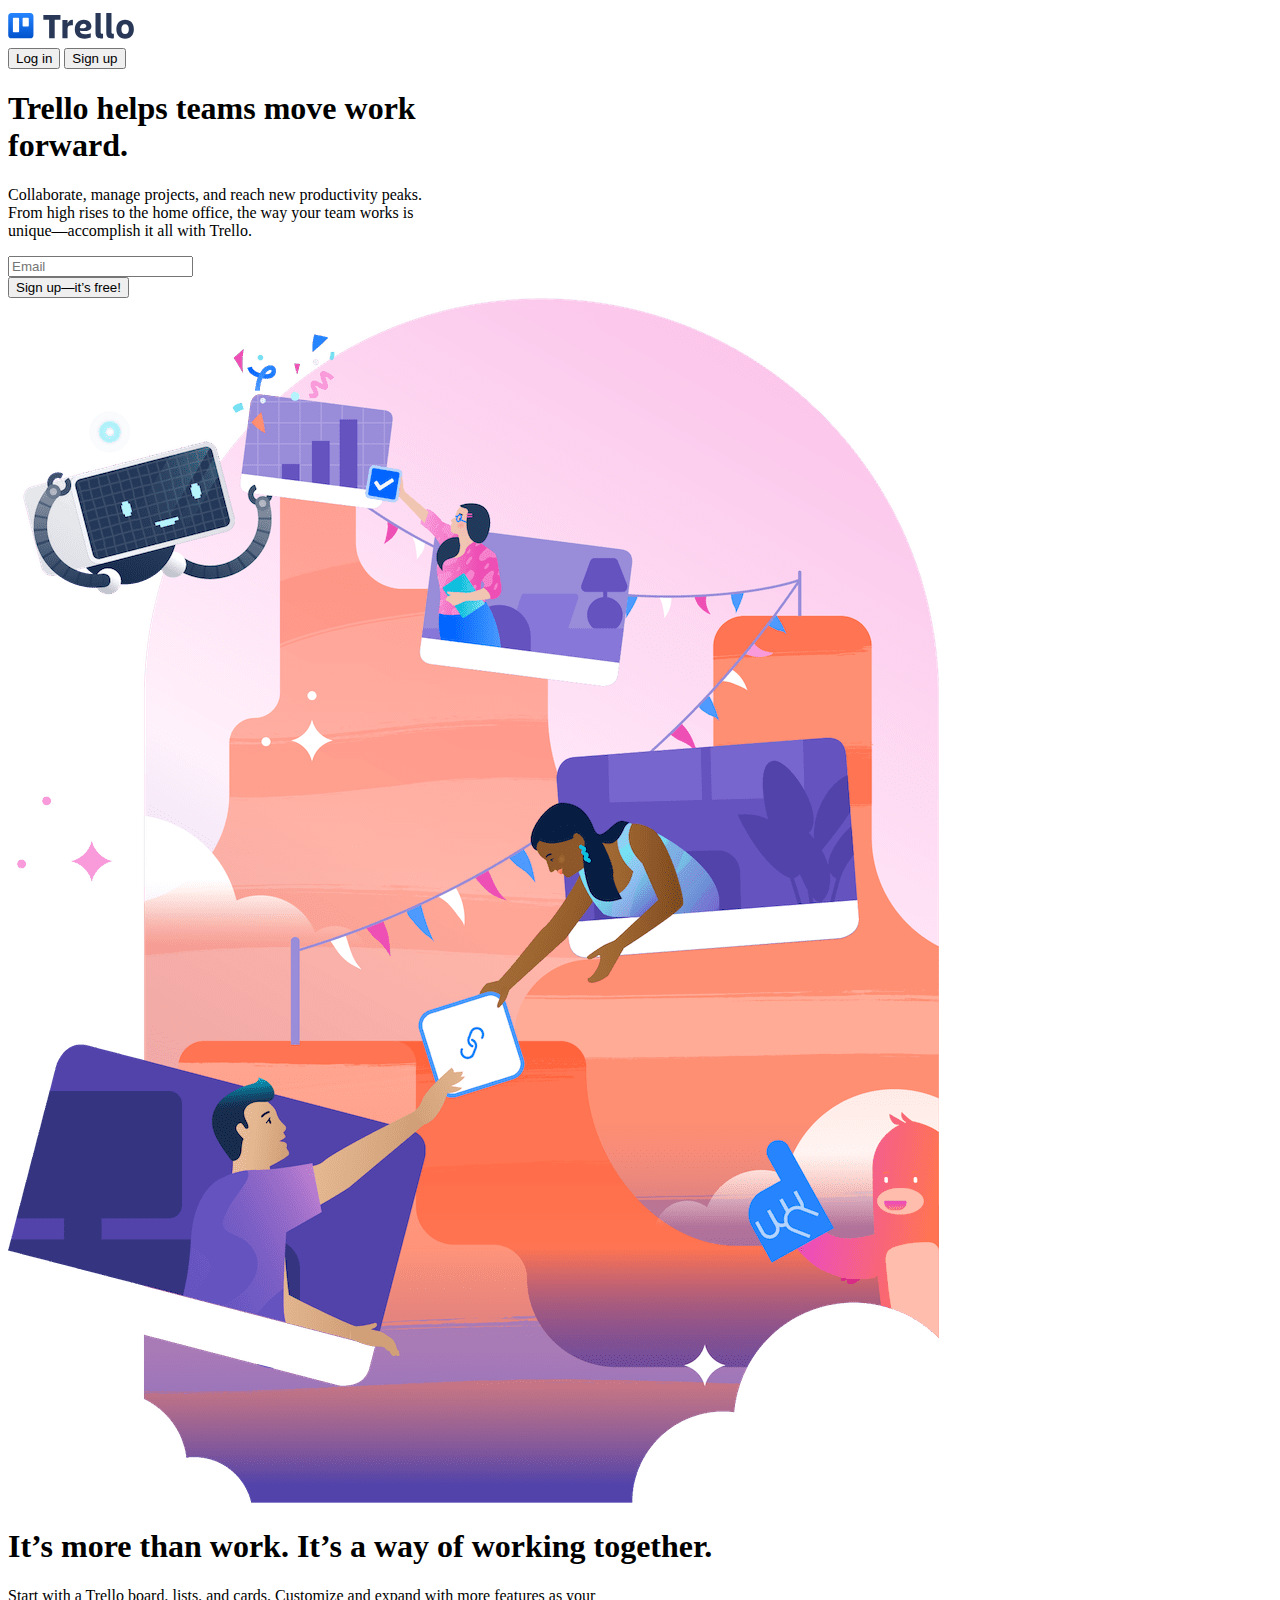
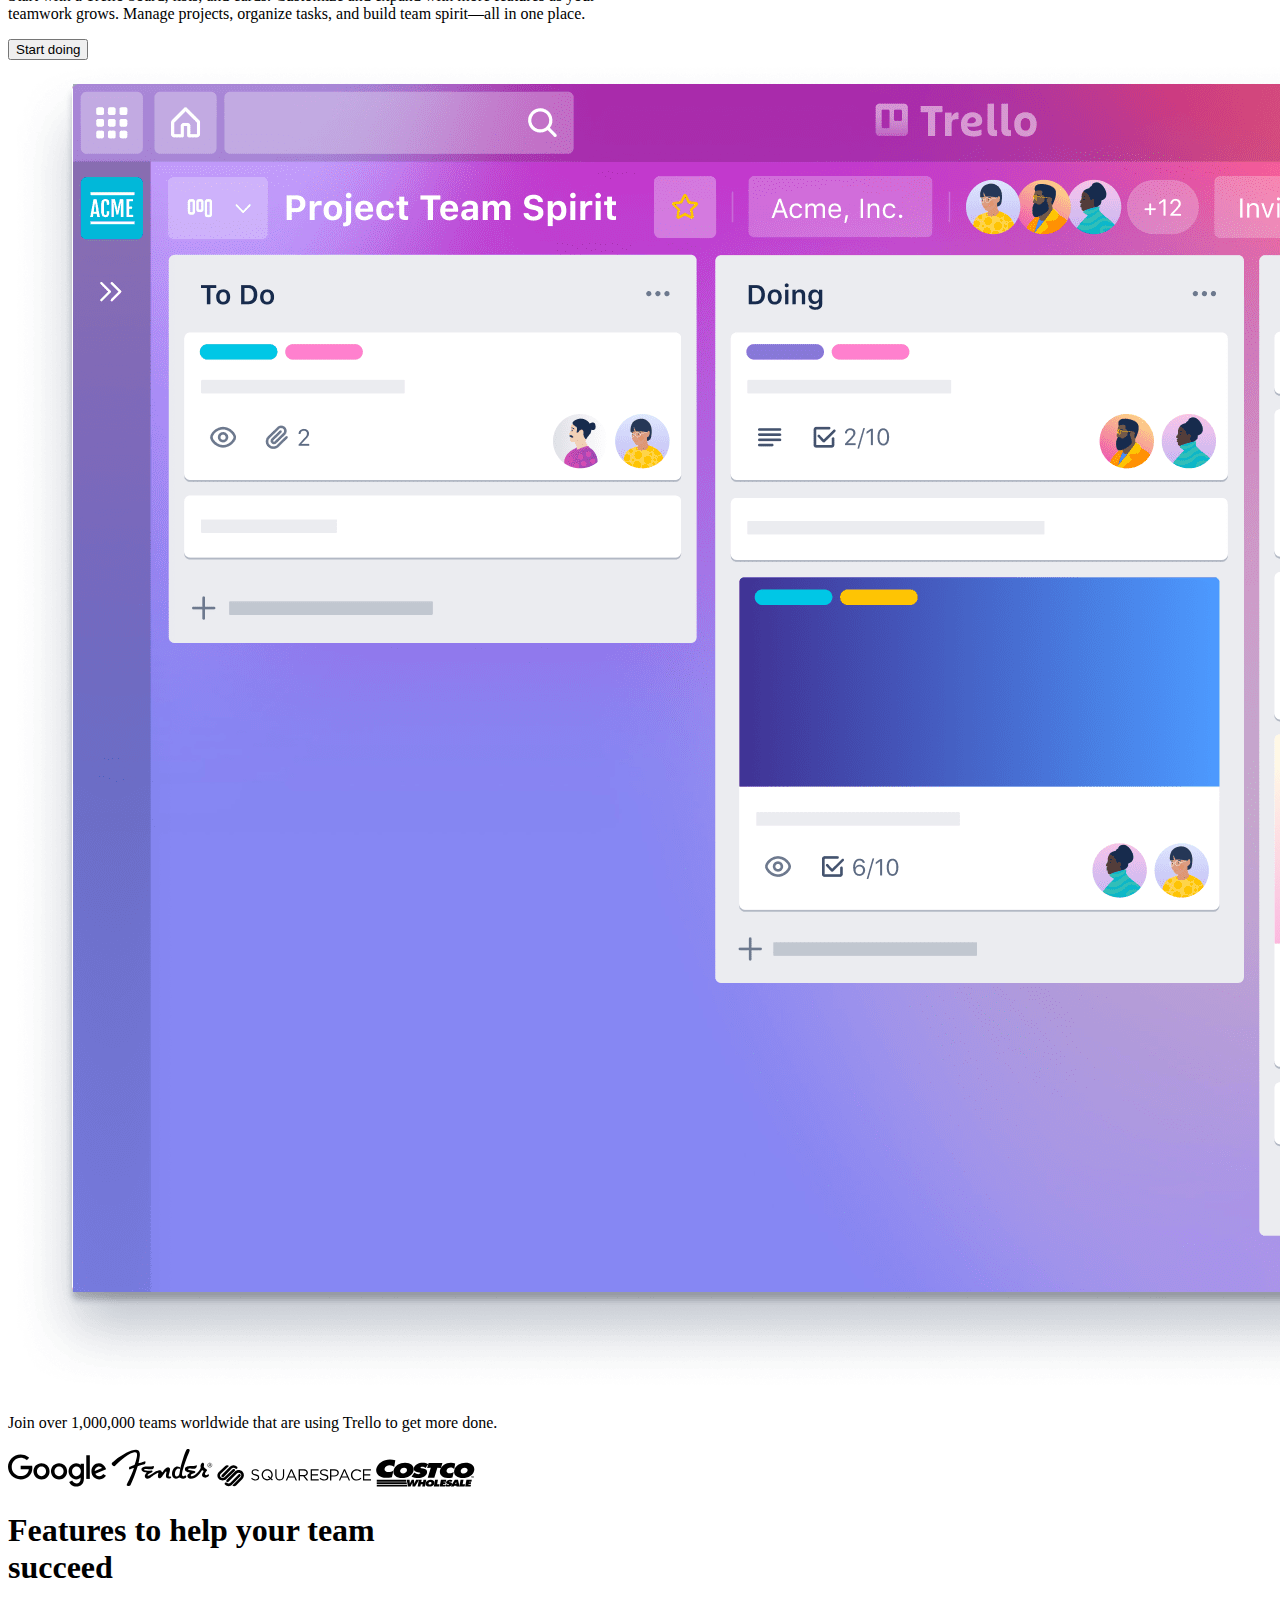
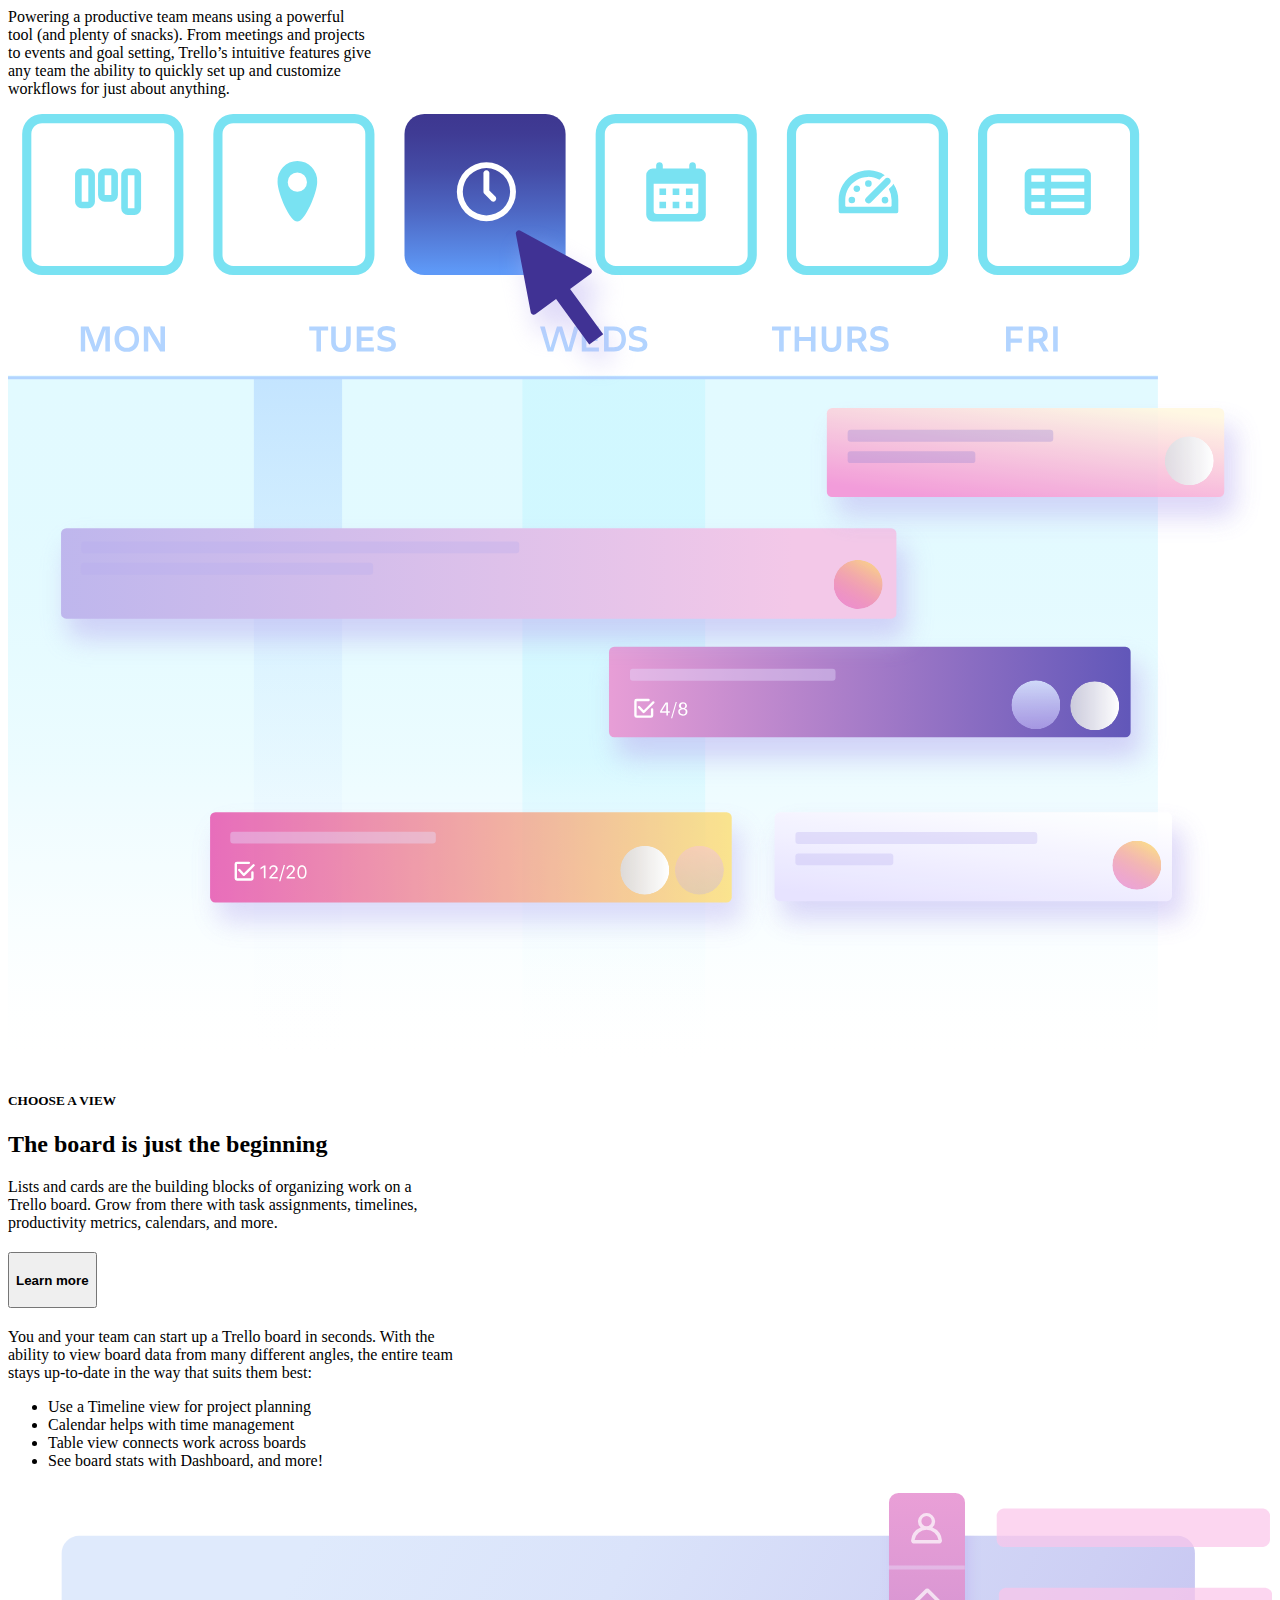
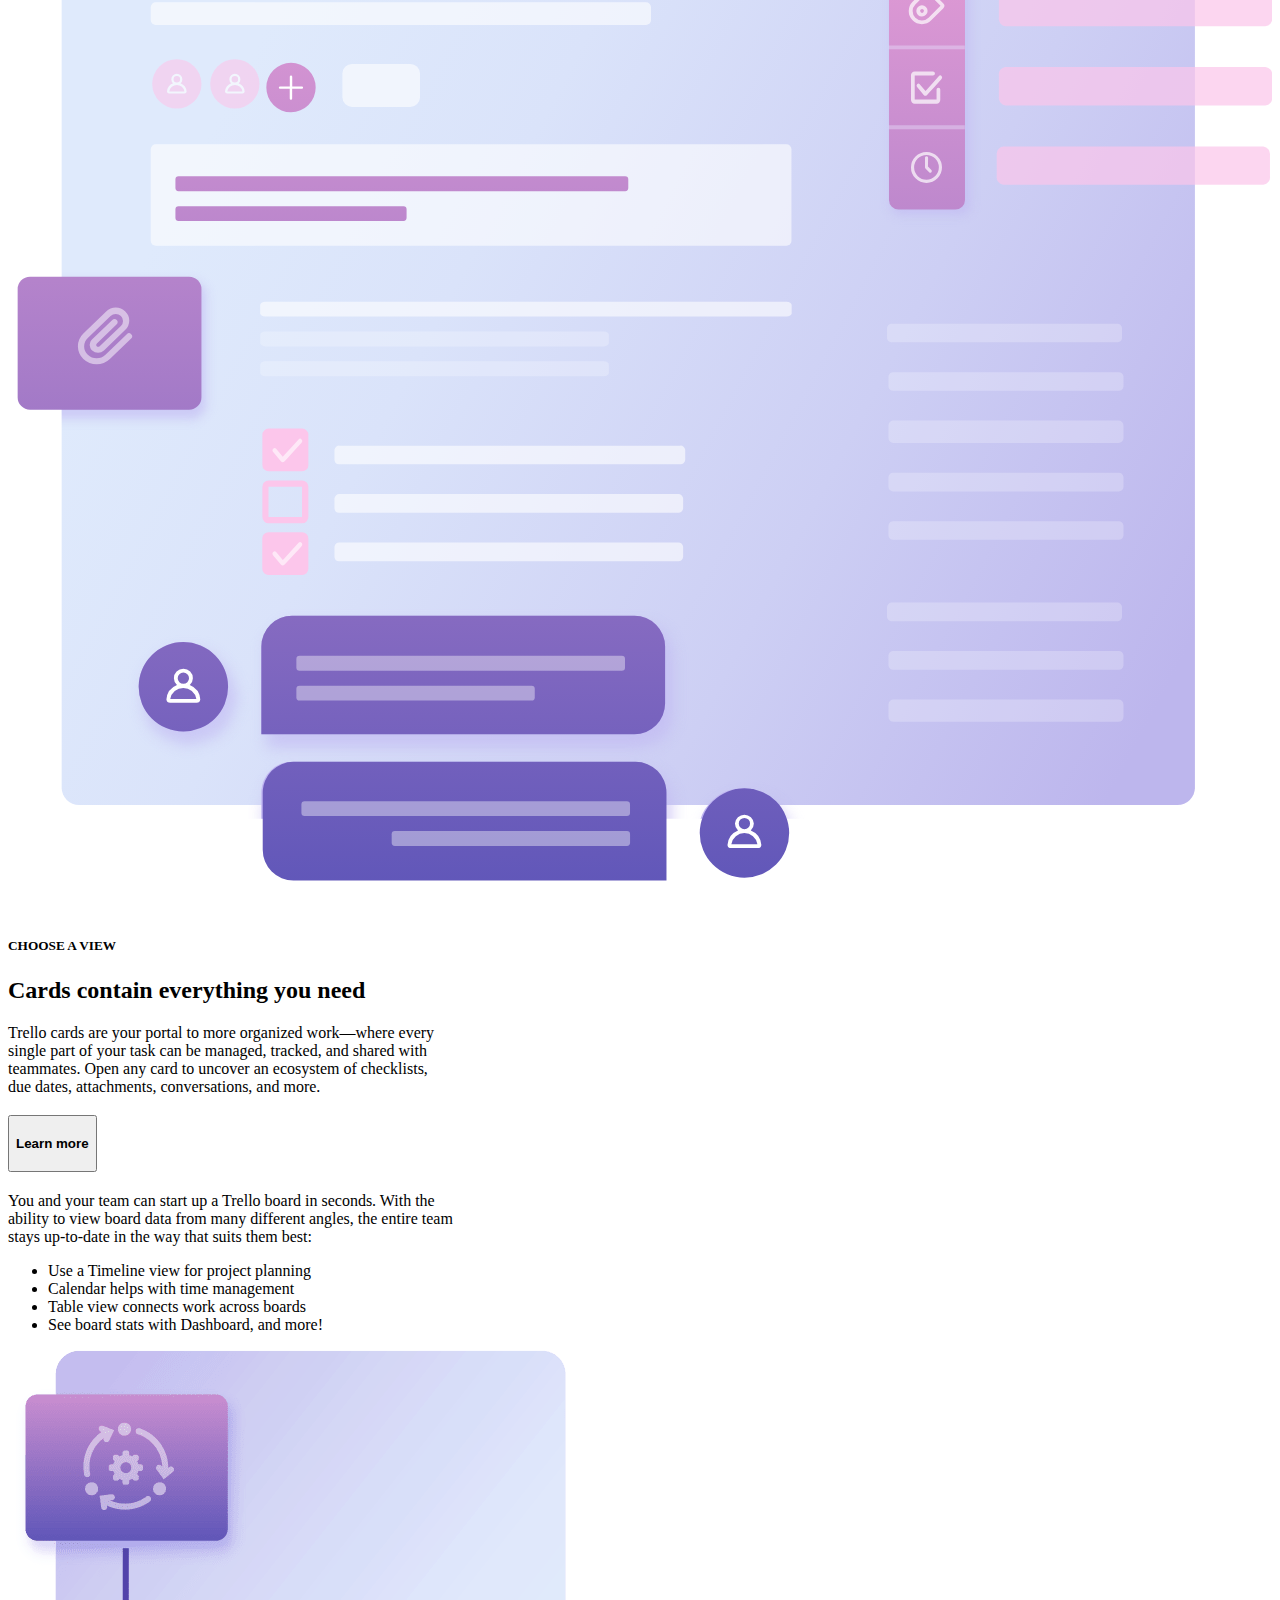
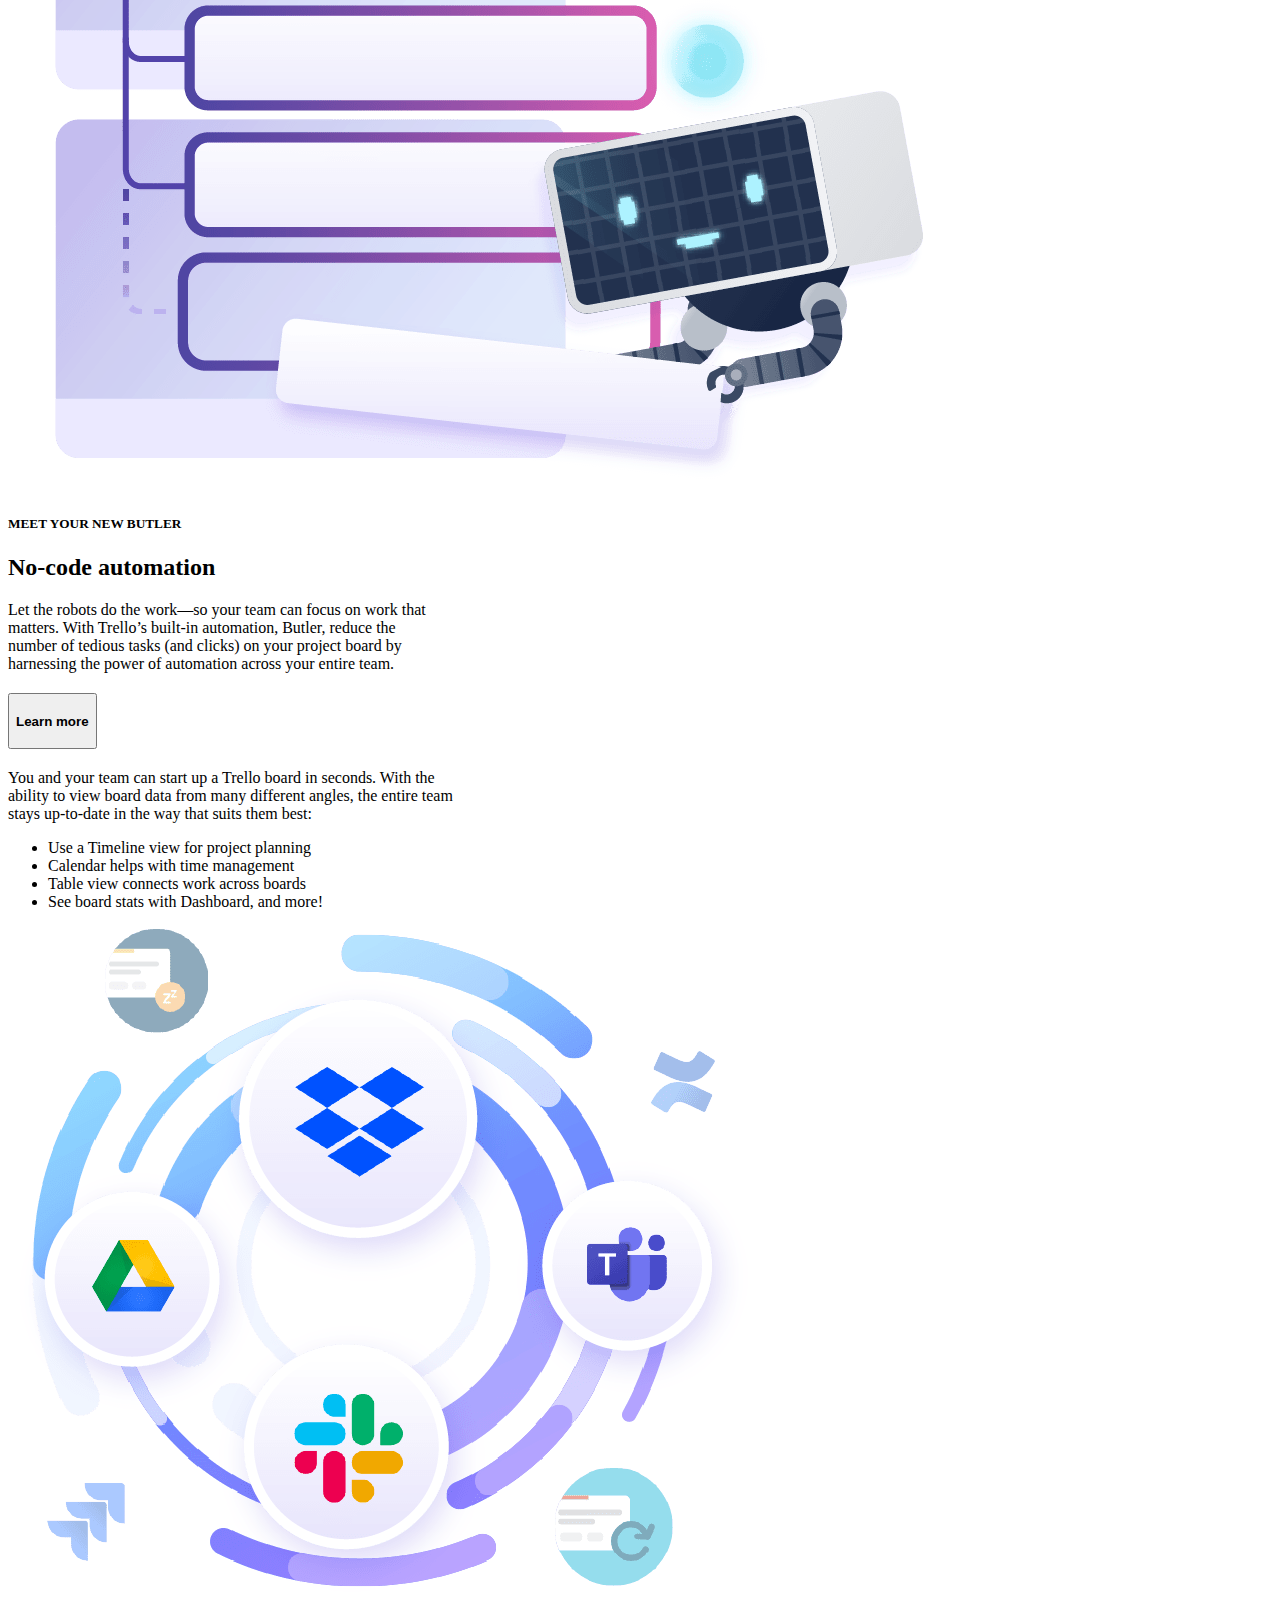
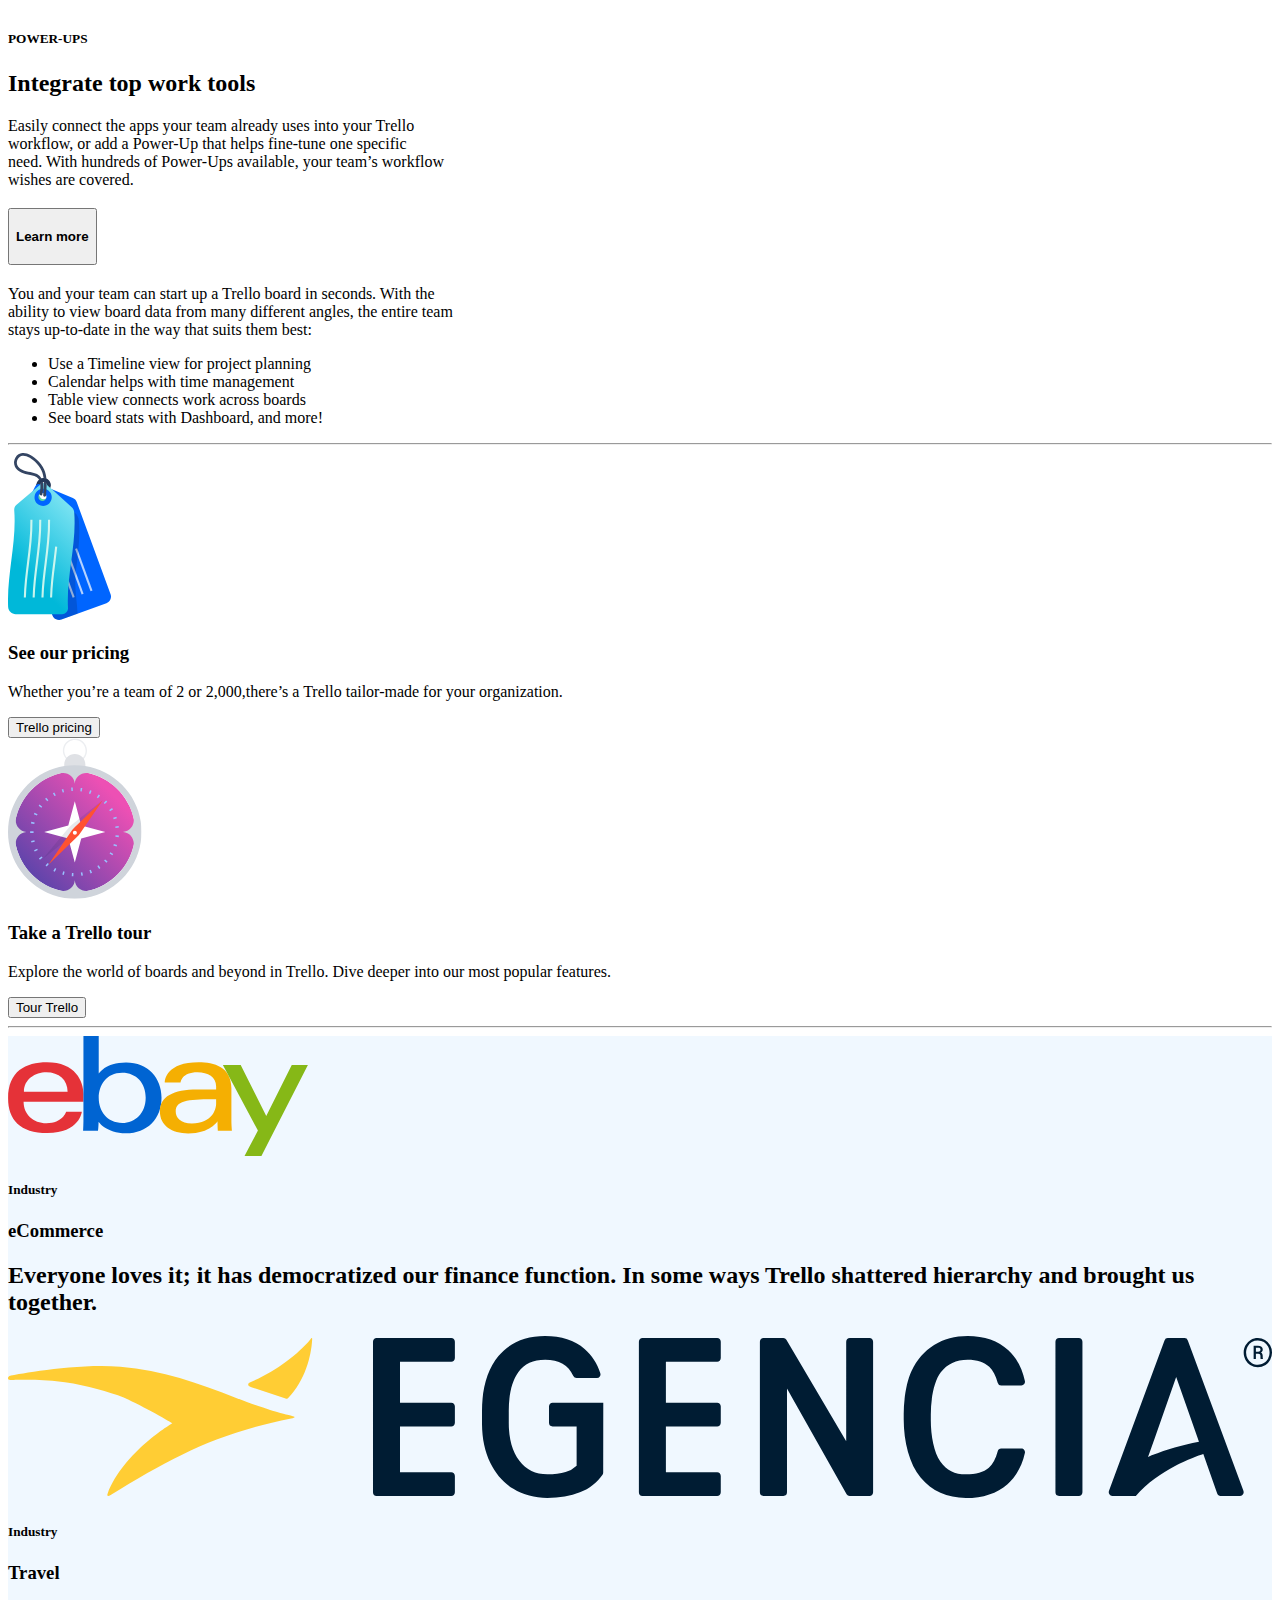
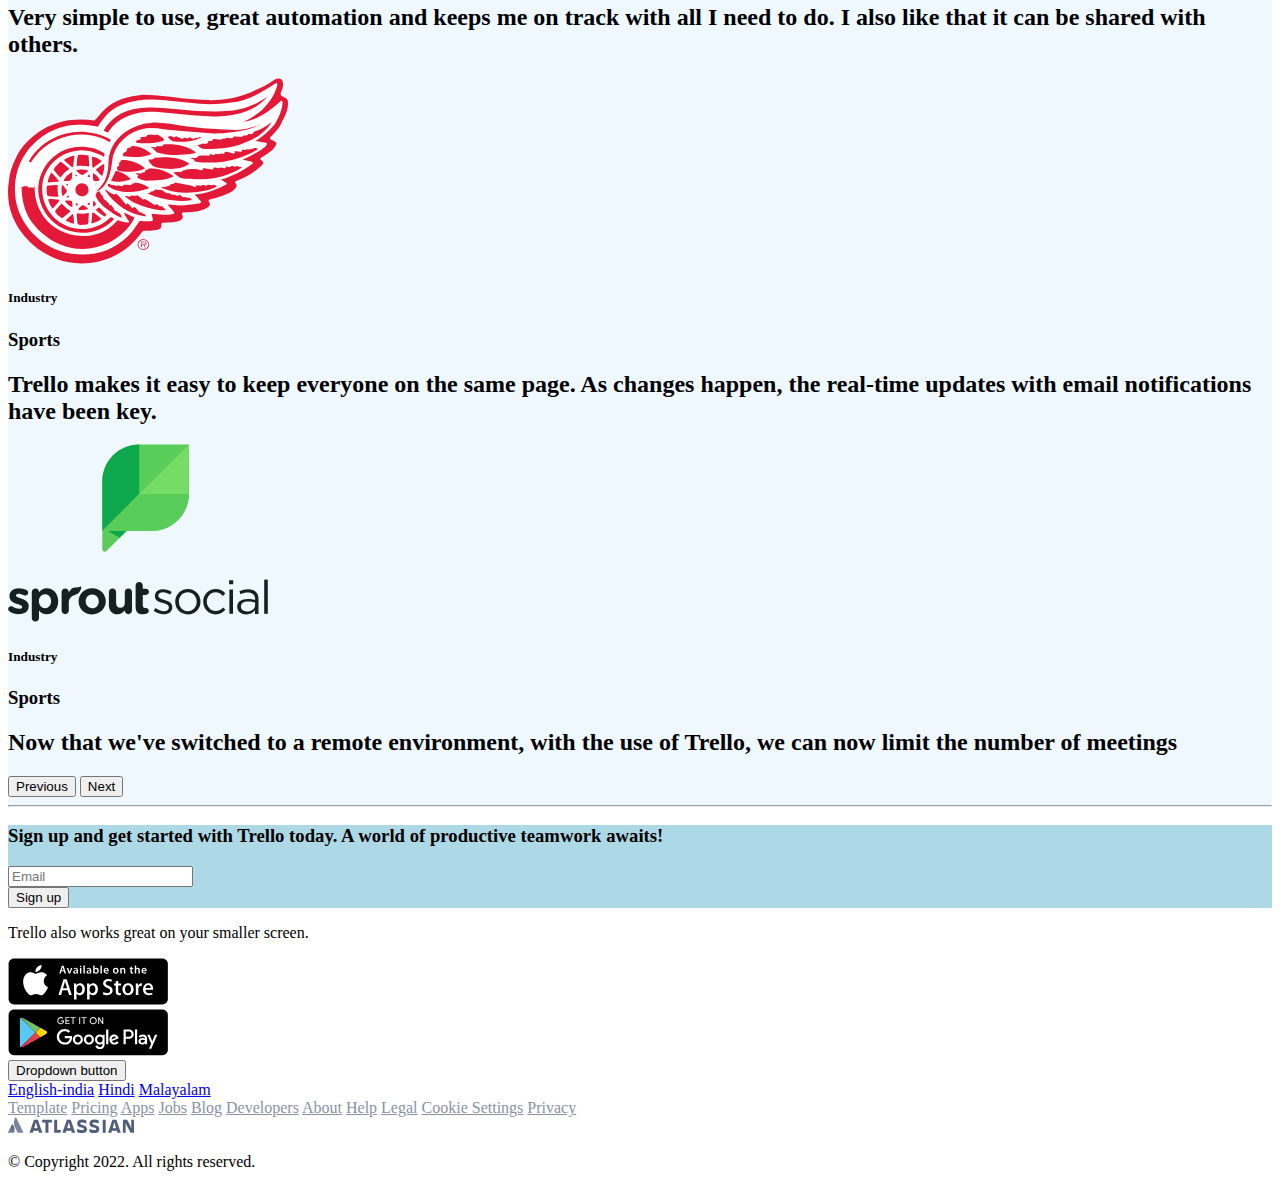
<file: index.html>
<!doctype html>
<html lang="en">

<head>
    <!-- Required meta tags -->
    <meta charset="utf-8">
    <meta name="viewport" content="width=device-width, initial-scale=1">

    <!-- Bootstrap CSS -->
    <link href="https://cdn.jsdelivr.net/npm/bootstrap@5.1.3/dist/css/bootstrap.min.css" rel="stylesheet"
        integrity="sha384-1BmE4kWBq78iYhFldvKuhfTAU6auU8tT94WrHftjDbrCEXSU1oBoqyl2QvZ6jIW3" crossorigin="anonymous">
    <link rel="stylesheet" href="./css/style.css">

    <title>Trello</title>
</head>

<body>

    <body>

        <header class="header">
            <div class="container-fluid" style="position: fixe">
                <div class="row">
                    <div class="col">
                        <nav class="navbar navbar-light bg-light">
                            <div class="container-fluid">
                                <a class="navbar-brand"><img src="./image/trellolo.svg" alt="logo"></a>
                                <form>
                                    <button type="button" style="text-decoration: none;" class="btn btn-link ubutton">Log in</button>
                                        <button type="button" class="btn btn-primary fw-bold">Sign up</button>
                                </form>
                            </div>
                        </nav>
                    </div>
                </div>
            </div>
        </header>

        <section>
            <div class="container pb-5">
                <div class="row p-5">
                    <div class="col-md-7 my-auto">
                        <h1>Trello helps teams move work <br>forward.</h1>
                        <p class="fs-5 pb-4">Collaborate, manage projects, and reach new productivity peaks.<br> From
                            high
                            rises
                            to the home office, the way your team works is<br> unique—accomplish it all with Trello.</p>
                        <form class="d-flex">
<!-- block element while changing screen size -->
                            <div class="d-none d-md-block col-md-8 me-2">
                                <input name="email" class="form-control" type="email" placeholder="Email">
                            </div>

                            <div class="col-md-5 my-auto">
                                <input class="btn btn-primary" type="submit" value="Sign up—it’s free!">
                            </div>
                        </form>
                    </div>
                    <div class="d-none d-md-block col-md-5 mt-5">
                        <img class="img-fluid w-75" src="./image/hero.png" alt="image1">
                    </div>
                </div>

            </div>
        </section>

        <section>
            <div class="container">
                <div class="row p-5">
                    <div>
                        <h1 class="text-center fs-2">It’s more than work. It’s a way of working together.</h1>
                        <p class="text-center fs-5">Start with a Trello board, lists, and cards. Customize and expand
                            with
                            more features as your <br> teamwork grows. Manage projects, organize tasks, and build team
                            spirit—all in one place.</p>
                        <button type="button" class="btn btn-outline-primary d-block mx-auto fs-5">Start doing <i
                                class="fa-solid fa-arrow-right-long"></i></button>
                    </div>
                </div>
        </section>

        <section class="mt-5 mb-5 ms-5 me-5">
            <div class="container">
                <div class="row">
                    <div class="">
                        <img class="img-fluid" src="./image/board.png" alt="Tello main">
                        <p class="text-center fs-5 md-6">Join over 1,000,000 teams worldwide that are using Trello to
                            get
                            more done.</p>
                        <div class="img-responsive d-flex justify-content-center">
                            <img src="./image/googlesvg.svg" alt="google logo">
                            <img src="./image/fendersvg.svg" alt="fender logo">
                            <img src="./image/squarespace.svg" alt="squarespace">
                            <img src="./image/costco.svg" alt="costco">
                        </div>
                    </div>
                </div>
            </div>
        </section>
        <section class="mt-5 mb-5">
            <div class="container">
                <div class="row">
                    <div class="col-md-6 ms-5 mt-5">
                        <h1 class="fs-2">Features to help your team<br> succeed</h1>
                        <p class="fs-5">Powering a productive team means using a powerful<br> tool (and plenty of
                            snacks).
                            From meetings and projects<br> to events and goal setting, Trello’s intuitive features
                            give<br>
                            any team the ability to quickly set up and customize<br> workflows for just about anything.
                        </p>
                    </div>
                </div>
            </div>
        </section>

        <section class="accordion">
            <div class="container">
                <div class="row d-flex justify-content-around pt-5">
                    <div class="col-md-5">
                        <img class="img-fluid w-100" src="./image/view.svg" alt="">
                    </div>
                    <div class="col-md-6">
                        <h5 class="fs-6">CHOOSE A VIEW</h5>
                        <h2 class="fs-2">The board is just the beginning</h2>
                        <p class="fs-5">Lists and cards are the building blocks of organizing work on a<br> Trello
                            board.
                            Grow from there with task assignments, timelines,<br> productivity metrics, calendars, and
                            more.
                        </p>
                        <div class="accordion accordion-flush" id="accordionFlushExample">
                            <div class="accordion-item">
                                <h2 class="accordion-header" id="flush-headingOne">
                                    <button class="accordion-button collapsed" type="button" data-bs-toggle="collapse"
                                        data-bs-target="#flush-collapseOne" aria-expanded="false"
                                        aria-controls="flush-collapseOne">
                                        <h4>Learn more</h4>
                                    </button>
                                </h2>
                                <div id="flush-collapseOne" class="accordion-collapse collapse"
                                    aria-labelledby="flush-headingOne" data-bs-parent="#accordionFlushExample">
                                    <div class="accordion-body">
                                        <p class="">You and your team can start up a Trello board in seconds. With
                                            the<br>
                                            ability to view board data from many different angles, the entire team<br>
                                            stays
                                            up-to-date in the way that suits them best:</p>
                                        <ul>
                                            <li>Use a Timeline view for project planning</li>
                                            <li>Calendar helps with time management</li>
                                            <li>Table view connects work across boards</li>
                                            <li>See board stats with Dashboard, and more!</li>
                                        </ul>
                                    </div>
                                </div>
                            </div>
                        </div>
                    </div>
                </div>
            </div>
        </section>

        <section class="accordion">
            <div class="container">
                <div class="row justify-content-around pt-5 ">
                    <div class="col-md-5 order-md-2">
                        <img class="img-fluid w-100" src="./image/card-back.svg" alt="">
                    </div>
                    <div class="col-md-6 order-md-1">  
                        <h5 class="fs-6">CHOOSE A VIEW</h5>
                        <h2 class="fs-2">Cards contain everything you need</h2>
                        <p class="fs-5">Trello cards are your portal to more organized work—where every<br> single part
                            of
                            your task can be managed, tracked, and shared with<br> teammates. Open any card to uncover
                            an
                            ecosystem of checklists,<br> due dates, attachments, conversations, and more.
                        </p>
                        <div class="accordion accordion-flush" id="accordionFlushExample">
                            <div class="accordion-item">
                                <h2 class="accordion-header" id="flush-headingTwo">
                                    <button class="accordion-button collapsed" type="button" data-bs-toggle="collapse"
                                        data-bs-target="#flush-collapseTwo" aria-expanded="false"
                                        aria-controls="flush-collapseTwo">
                                        <h4>Learn more</h4>
                                    </button>
                                </h2>
                                <div id="flush-collapseTwo" class="accordion-collapse collapse"
                                    aria-labelledby="flush-headingTwo" data-bs-parent="#accordionFlushExample">
                                    <div class="accordion-body">
                                        <p class="">You and your team can start up a Trello board in seconds. With
                                            the<br>
                                            ability to view board data from many different angles, the entire team<br>
                                            stays
                                            up-to-date in the way that suits them best:</p>
                                        <ul>
                                            <li>Use a Timeline view for project planning</li>
                                            <li>Calendar helps with time management</li>
                                            <li>Table view connects work across boards</li>
                                            <li>See board stats with Dashboard, and more!</li>
                                        </ul>
                                    </div>
                                </div>
                            </div>
                        </div>
                    </div>
                    
                </div>
            </div>
        </section>
        <section class="accordion">
            <div class="container">
                <div class="row d-flex justify-content-around pt-5">
                    <div class="col-md-5">
                        <img class="img-fluid w-75" src="./image/robort.png" alt="">
                    </div>
                    <div class="col-md-6">
                        <h5 class="fs-6">MEET YOUR NEW BUTLER</h5>
                        <h2 class="fs-2">No-code automation</h2>
                        <p class="fs-5">Let the robots do the work—so your team can focus on work that<br> matters. With
                            Trello’s built-in automation, Butler, reduce the<br> number of tedious tasks (and clicks) on
                            your project board by<br> harnessing the power of automation across your entire team.
                        </p>
                        <div class="accordion accordion-flush">
                            <div class="accordion-item">
                                <h2 class="accordion-header" id="flush-headingThree">
                                    <button class="accordion-button collapsed" type="button" data-bs-toggle="collapse"
                                        data-bs-target="#flush-collapseThree">
                                        <h4>Learn more</h4>
                                    </button>
                                </h2>
                                <div id="flush-collapseThree" class="accordion-collapse collapse"
                                    aria-labelledby="flush-headingThree" data-bs-parent="#accordionFlushExample">
                                    <div class="accordion-body">
                                        <p class="">You and your team can start up a Trello board in seconds. With
                                            the<br>
                                            ability to view board data from many different angles, the entire team<br>
                                            stays
                                            up-to-date in the way that suits them best:</p>
                                        <ul>
                                            <li>Use a Timeline view for project planning</li>
                                            <li>Calendar helps with time management</li>
                                            <li>Table view connects work across boards</li>
                                            <li>See board stats with Dashboard, and more!</li>
                                        </ul>
                                    </div>
                                </div>
                            </div>
                        </div>
                    </div>
                </div>
            </div>
        </section>

        <section class="accordion">
            <div class="container">
                <div class="row justify-content-around pt-5">
                    <div class="col-md-5 order-md-2">
                        <img class="img-fluid w-100" src="./image/power-ups.png" alt="power-ups img">
                    </div>
                    <div class="col-md-6 order-md-1">
                        <h5 class="fs-6">POWER-UPS</h5>
                        <h2 class="fs-2">Integrate top work tools</h2>
                        <p class="fs-5">Easily connect the apps your team already uses into your Trello<br> workflow, or
                            add
                            a Power-Up that helps fine-tune one specific<br> need. With hundreds of Power-Ups available,
                            your team’s workflow<br> wishes are covered.
                        </p>
                        <div class="accordion accordion-flush" id="accordionFlushExample">
                            <div class="accordion-item">
                                <h2 class="accordion-header" id="flush-headingFour">
                                    <button class="accordion-button collapsed" type="button" data-bs-toggle="collapse"
                                        data-bs-target="#flush-collapseFour" aria-expanded="false"
                                        aria-controls="flush-collapseFour">
                                        <h4>Learn more</h4>
                                    </button>
                                </h2>
                                <div id="flush-collapseFour" class="accordion-collapse collapse"
                                    aria-labelledby="flush-headingFour" data-bs-parent="#accordionFlushExample">
                                    <div class="accordion-body">
                                        <p class="">You and your team can start up a Trello board in seconds. With
                                            the<br>
                                            ability to view board data from many different angles, the entire team<br>
                                            stays
                                            up-to-date in the way that suits them best:</p>
                                        <ul>
                                            <li>Use a Timeline view for project planning</li>
                                            <li>Calendar helps with time management</li>
                                            <li>Table view connects work across boards</li>
                                            <li>See board stats with Dashboard, and more!</li>
                                        </ul>
                                    </div>
                                </div>
                            </div>
                        </div>
                    </div>
                    
                </div>
            </div>
        </section>

        <section class="my-5">
            <div class="container">
                <div class="row">
                    <hr class="hr">
                    <div class="col-md-6 d-flex">
                        <div class="col-md-4 ps-5">
                            <img class="img-fluid" id="img1" src="./image/tag.svg" alt="tag">
                        </div>
                        <div class="col-md-8">
                            <h3>See our pricing</h3>
                            <p class="fs-5">Whether you’re a team of 2 or 2,000,there’s a Trello tailor-made for your
                                organization.</p>
                            <button type="button" class="btn btn-outline-primary">Trello pricing</button>
                        </div>
                    </div>

                    <div class="col-md-6 d-flex">
                        <div class="col-md-4 ps-5">
                            <img class="img-fluid" id="img2" src="./image/compass.svg" alt="compass">
                        </div>
                        <div class="col-md-8">
                            <h3>Take a Trello tour</h3>
                            <p class="fs-5">Explore the world of boards and beyond in Trello. Dive deeper into our most
                                popular features.</p>
                            <button type="button" class="btn btn-outline-primary">Tour Trello</button>
                        </div>
                    </div>
                </div>
                <hr class="hr">
        </section>
        <section class="carousel-section p-5" style="background-color: aliceblue;">
            <div class="carousel">
                <div id="carouselExampleControls" class="carousel slide" data-bs-ride="carousel">
                    <div class="carousel-inner">
                        <div class="carousel-item active">
                            <div class="container">
                                <div class="row">
                                    <div class="col-md-3">
                                        <img src="./image/ebay.svg" id="img1" class="d-block w-50 mb-5" alt="img1">
                                        <h5>Industry</h5>
                                        <h3>eCommerce</h3>
                                    </div>
                                    <div class="col-md-9">
                                        <h2> Everyone loves it; it has democratized our finance function. In some
                                            ways
                                            Trello shattered hierarchy and brought us together. </h2>
                                    </div>
                                </div>
                            </div>
                        </div>
                        <div class="carousel-item">
                            <div class="container">
                                <div class="row">
                                    <div class="col-md-3">
                                        <img src="./image/egencia.svg" id="img1" class="d-block w-50 mb-5" alt="img2">
                                        <h5>Industry</h5>
                                        <h3>Travel</h3>
                                    </div>
                                    <div class="col-md-9">
                                        <h2> Very simple to use, great automation and keeps me on track with all I
                                            need to
                                            do. I also like that it can be shared with others. </h2>
                                    </div>
                                </div>
                            </div>
                        </div>
                        <div class="carousel-item">
                            <div class="container">
                                <div class="row">
                                    <div class="col-md-3">
                                            <img src="./image/detroit-red-wings.svg" id="img1" class="d-block w-25 mb-5" alt="img2">
                                        <h5>Industry</h5>
                                        <h3>Sports</h3>
                                    </div>
                                    <div class="col-md-9">
                                        <h2> Trello makes it easy to keep everyone on the same page. As changes
                                            happen, the real-time updates with email notifications have been key.
                                        </h2>
                                    </div>
                                </div>
                            </div>
                        </div>

                        <div class="carousel-item">
                            <div class="container">
                                <div class="row">
                                    <div class="col-md-3">
                                        <img src="./image/sprout-social.svg" id="img1" class="d-block w-50 mb-5" alt="img2">
                                        <h5>Industry</h5>
                                        <h3>Sports</h3>
                                    </div>
                                    <div class="col-md-9">
                                        <h2> Now that we've switched to a remote environment, with the use of
                                            Trello, we can now limit the number of meetings </h2>
                                    </div>
                                </div>
                            </div>
                        </div>

                        <button class="carousel-control-prev" type="button" data-bs-target="#carouselExampleControls"
                            data-bs-slide="prev">
                            <span class="carousel-control-prev-icon" aria-hidden="true"></span>
                            <span class="visually-hidden">Previous</span>
                        </button>
                        <button class="carousel-control-next" type="button" data-bs-target="#carouselExampleControls"
                            data-bs-slide="next">
                            <span class="carousel-control-next-icon" aria-hidden="true"></span>
                            <span class="visually-hidden">Next</span>
                        </button>
                    </div>
                    <hr class="hr">
                </div>
        </section>
        <section>
            <div class="conatiner">
                
            </div>
            <div class="inner text-center py-5 px-3 py-lg-6 mx-5" style="background-color: lightblue;">
                <div class="row">
                    <div class="col-md-8 offset-md-2">
                        <h3 class="m-0 mb-5">
                            Sign up and get started with Trello today. A world of productive teamwork awaits!
                        </h3>
                    </div>
                </div>
                <div class="row" methord="POST" action="/signup_redirect">
                    <div class="col-md-6 offset-md-3">
                   <form class="d-flex">
                            <div class="d-none d-md-block col-md-8">
                                <input name="email" class="form-control" type="email" placeholder="Email">
                            </div>

                            <div class="col-md-5 my-auto">
                                <input class="btn btn-primary" type="submit" value="Sign up">
                            </div>
                        </form>
                    </div>
                </div>
            </div>
        </section>

        <section>
            <div class="container my-5">
            <div class="row">
                <div class="col-md-2">
                </div>
                <div class="col-md-5">
                    <p class="text-center fs-5 my-auto">Trello also works great on your smaller screen.</p>
                </div>
                <div class="col-md-5 d-flex justify-content-lg-start justify-content-center">
                    <div>
                        <img src="./image/apple.svg" width="160" alt="image">
                    </div>
                    <div>
                        <img src="./image/google.svg" width="160" alt="image">
                    </div>
                </div>
            </div>
        </div>
        </section>

        <section class="text-center">
            <div class="dropdown">
                <button class="btn  dropdown-toggle" type="button" id="dropdownMenuButton" data-toggle="dropdown" aria-haspopup="true" aria-expanded="false">
                  Dropdown button
                </button>
                <div class="dropdown-menu" aria-labelledby="dropdownMenuButton">
                  <a class="dropdown-item" href="#">English-india</a>
                  <a class="dropdown-item" href="#">Hindi</a>
                  <a class="dropdown-item" href="#">Malayalam</a>
                </div>
              </div>  
        </section>

        <section>
            <div class="row">
                <nav>
                    <a href="Template"></a>
                </nav>
            </div>
        </section>


        <script src="https://cdn.jsdelivr.net/npm/bootstrap@5.1.3/dist/js/bootstrap.bundle.min.js"
            integrity="sha384-ka7Sk0Gln4gmtz2MlQnikT1wXgYsOg+OMhuP+IlRH9sENBO0LRn5q+8nbTov4+1p" crossorigin="anonymous">
        </script>


        <section>
            <div class="container text-center">
                <div class="row">
                    <div class="col">
                        <nav>
                            <a id="nav" href="">Template</a>
                            <a id="nav" href="">Pricing</a>
                            <a id="nav" href="">Apps</a>
                            <a id="nav" href="">Jobs</a>
                            <a id="nav" href="">Blog</a>
                            <a id="nav" href="">Developers</a>
                            <a id="nav" href="">About</a>
                            <a id="nav" href="">Help</a>
                            <a id="nav" href="">Legal</a>
                            <a id="nav" href="">Cookie Settings</a>
                            <a id="nav" href="">Privacy</a>
                        </nav>
                    </div>
                </div>
            </div>
        </section>

        <section class="my-5">
            <div class="container">
                <div class="row">
                    <div class="col image-fluid text-center">
                        <img class="atia" src="./image/atlassian-logo-gray-small.svg" alt="">
                    </div>
                </div>
            </section>
    
            <section>
                <div class="container">
                    <div class="row">
                        <div class="col text-center">
                            <p> © Copyright 2022. All rights reserved.</p>
                        </div>
                    </div>
                </div>
            </div>
        </section>
    </body>

</html>
</file>
<file: css/style.css>
.apple{
    width: 35%;
}

.play{
    width: 35%;
}

.hr{
    z-index: -1;
}

.header{
    z-index: 1000;
}
    
#nav{
    color: #8993A4;
}

.atia{
    width: 10%;
}

.ubutton:hover{
    text-decoration: underline !important;
}
</file>
